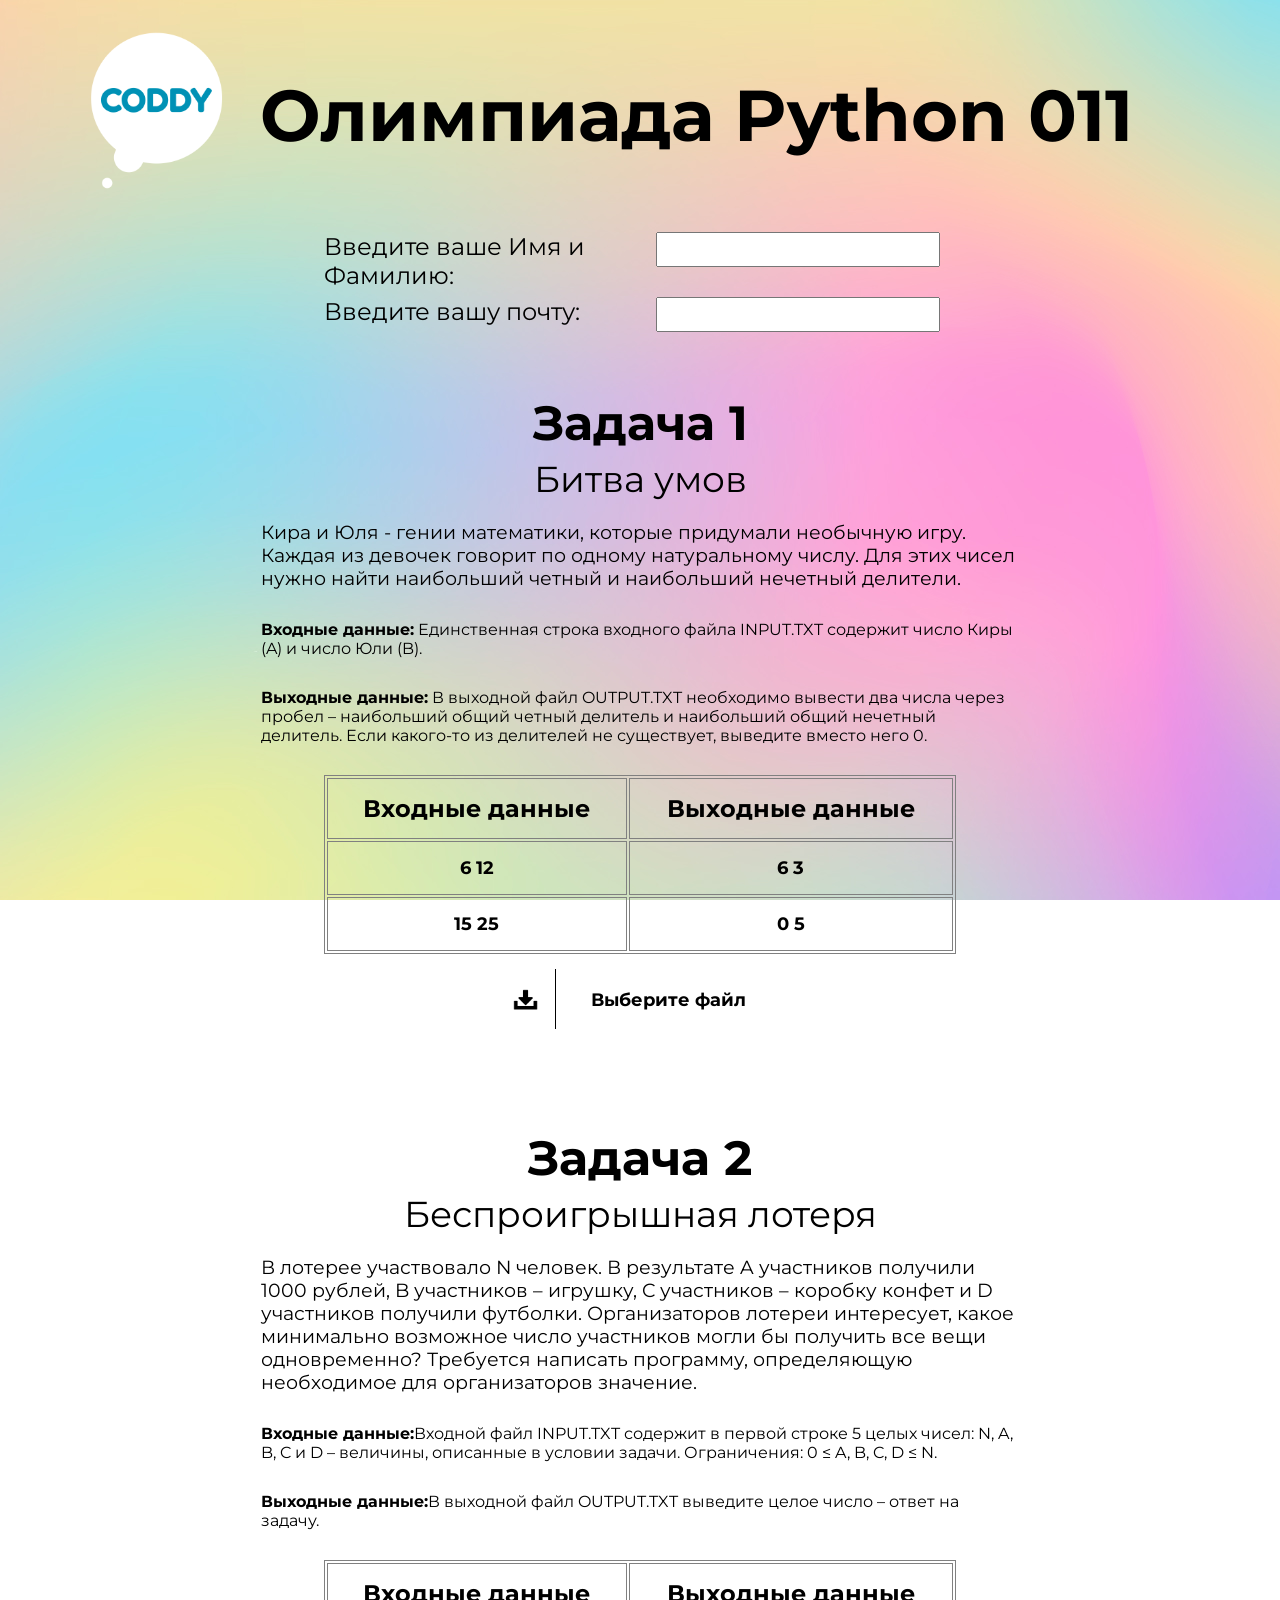
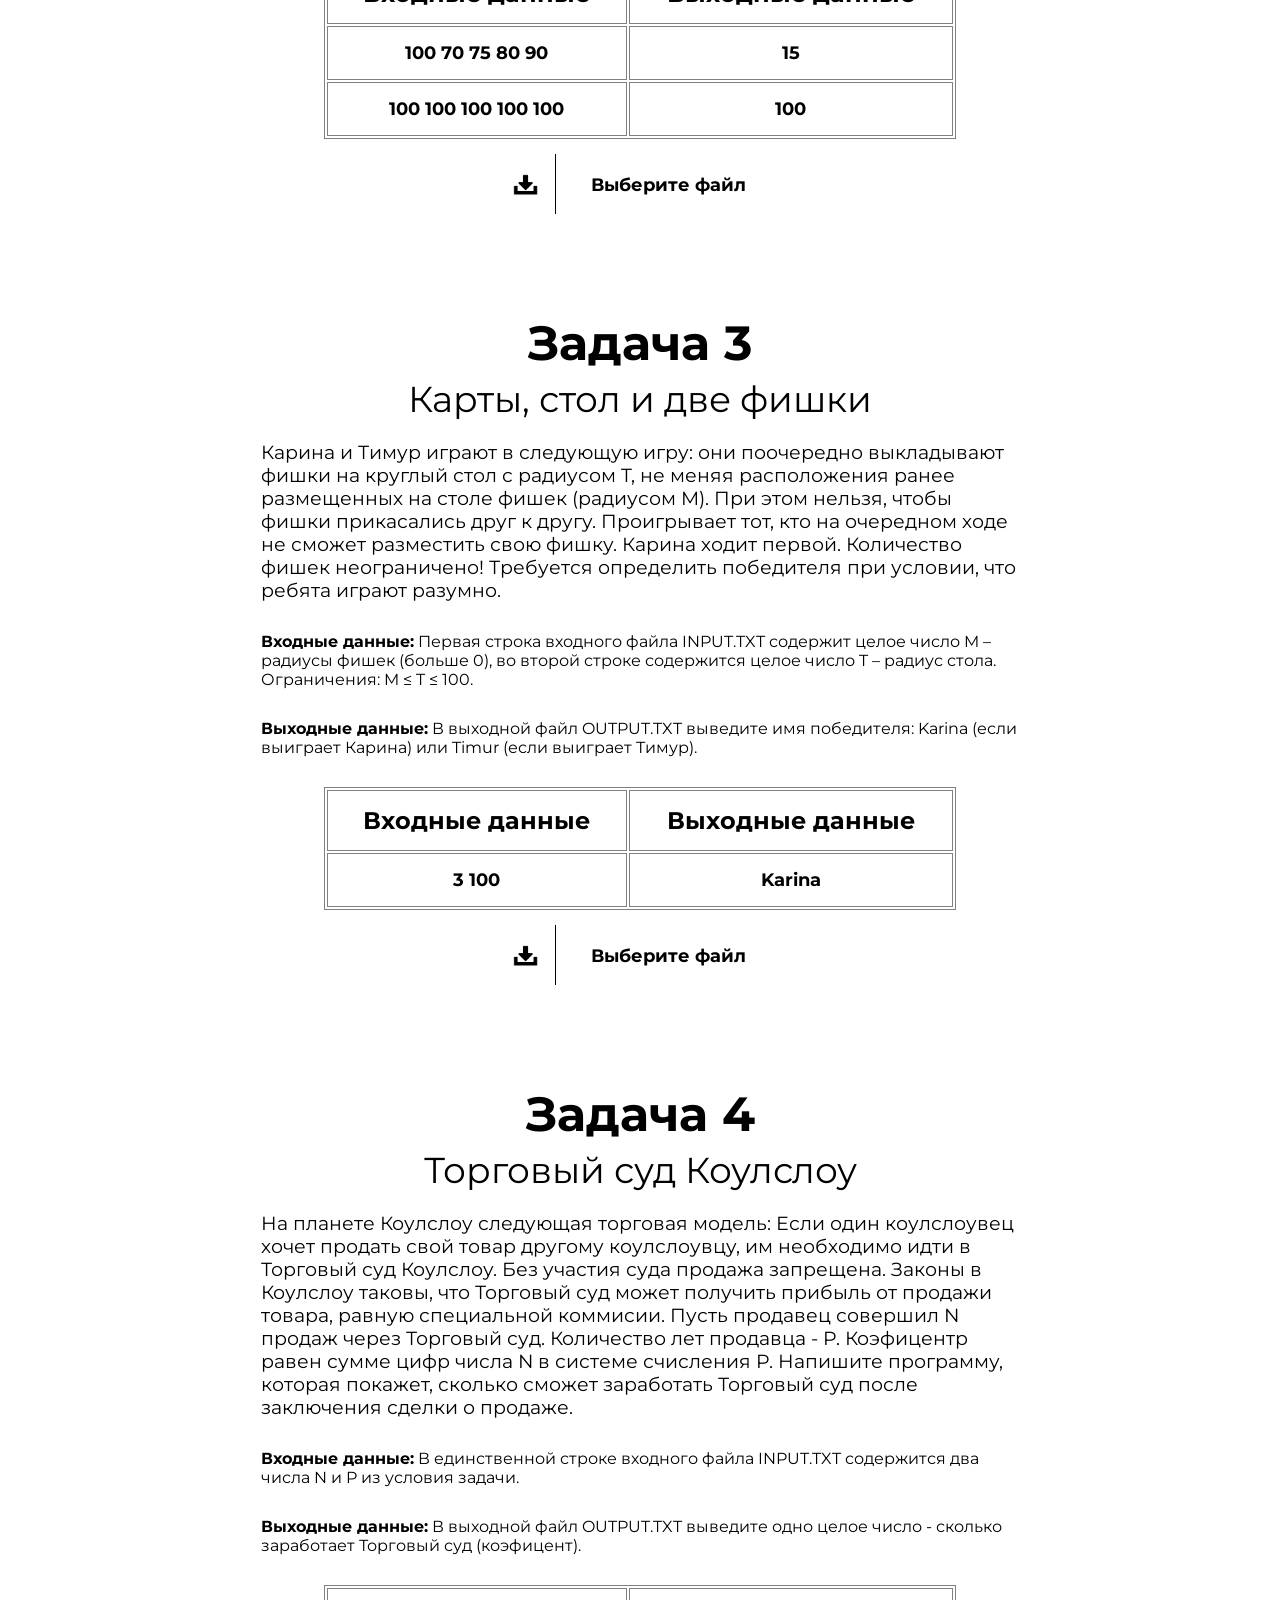
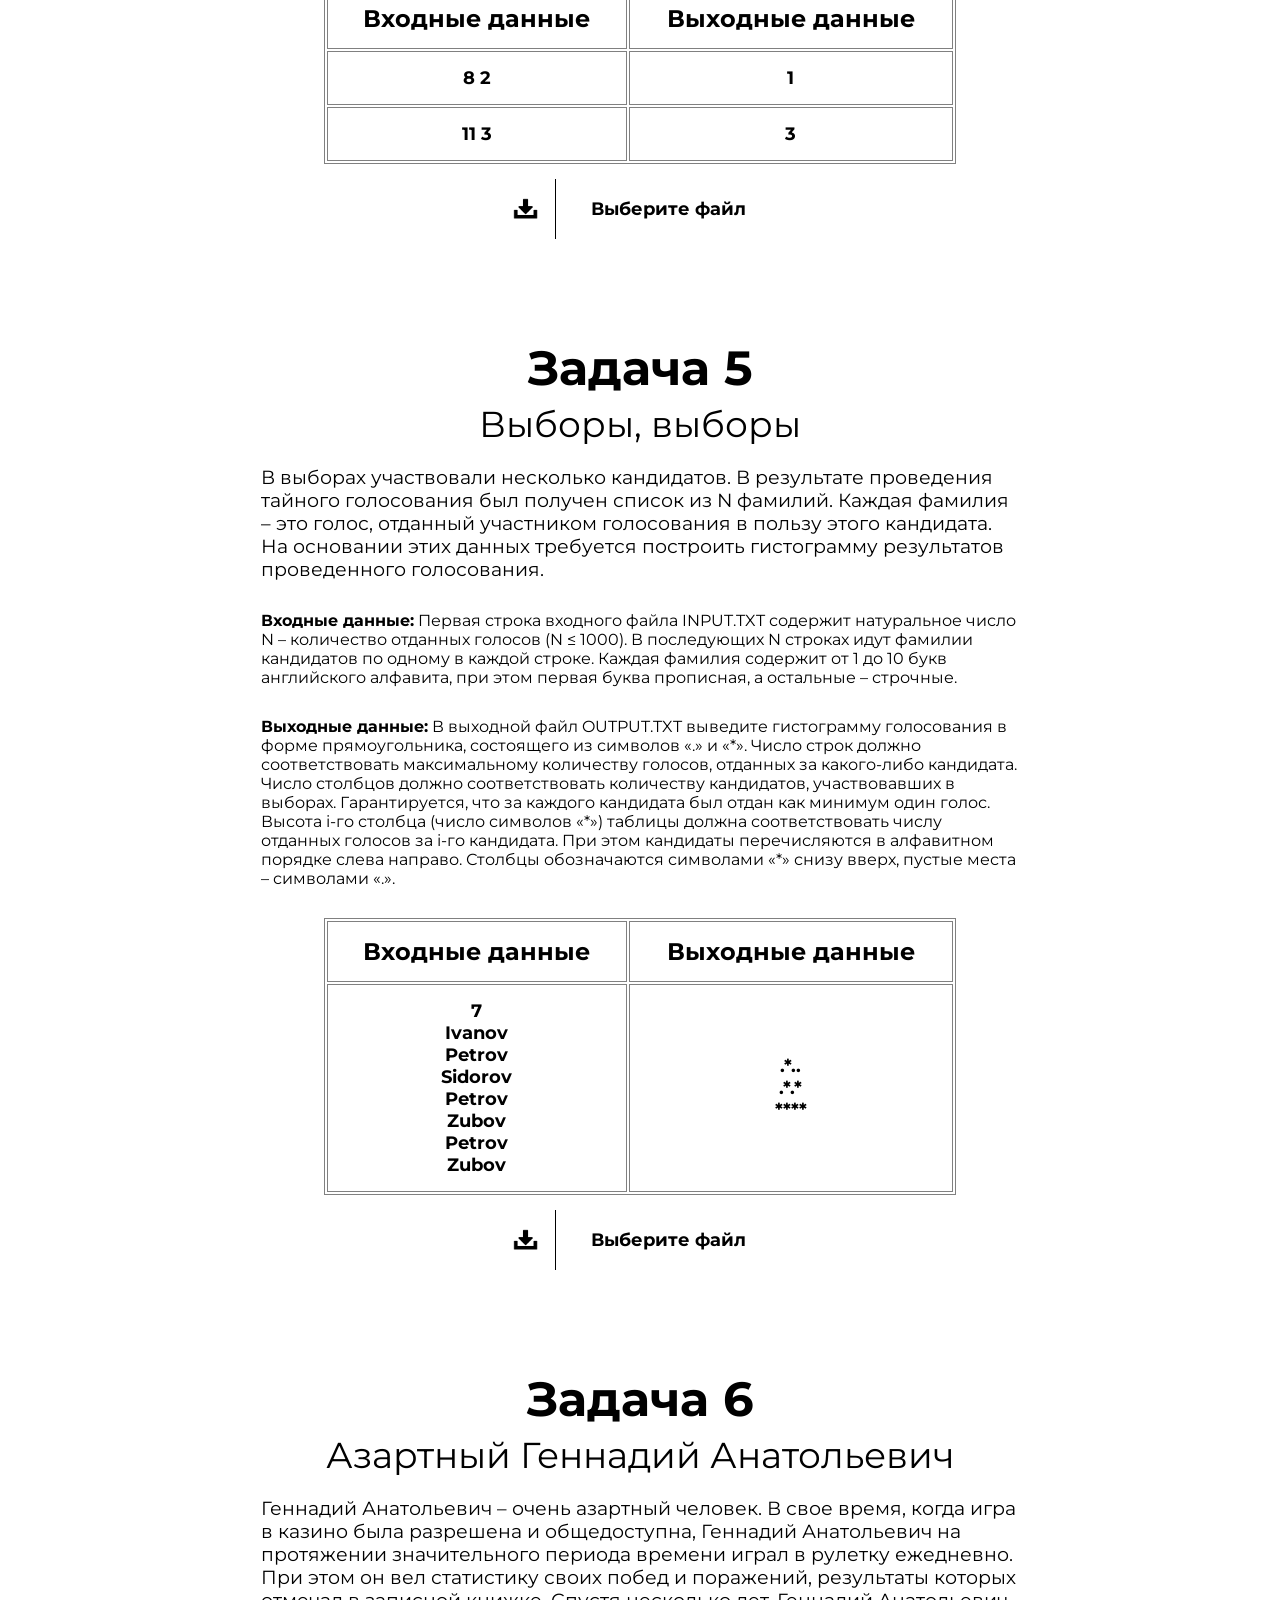
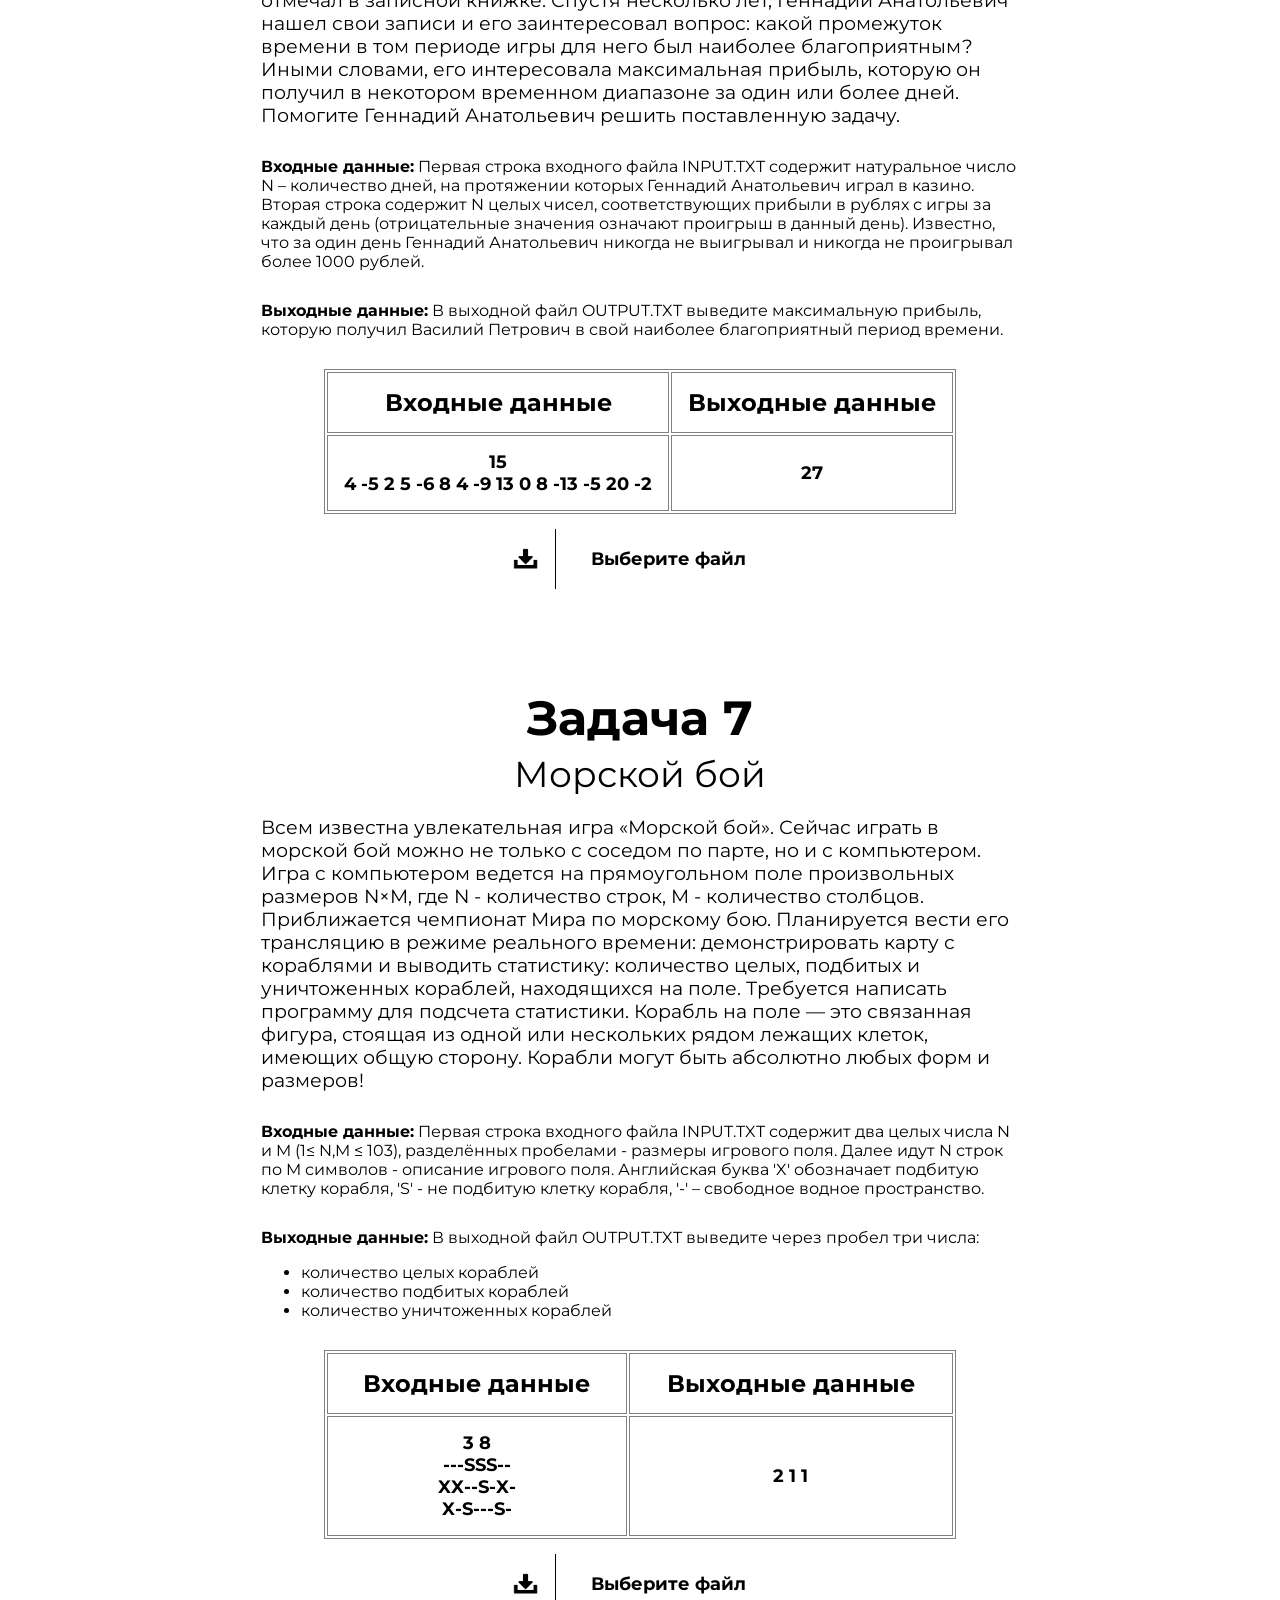
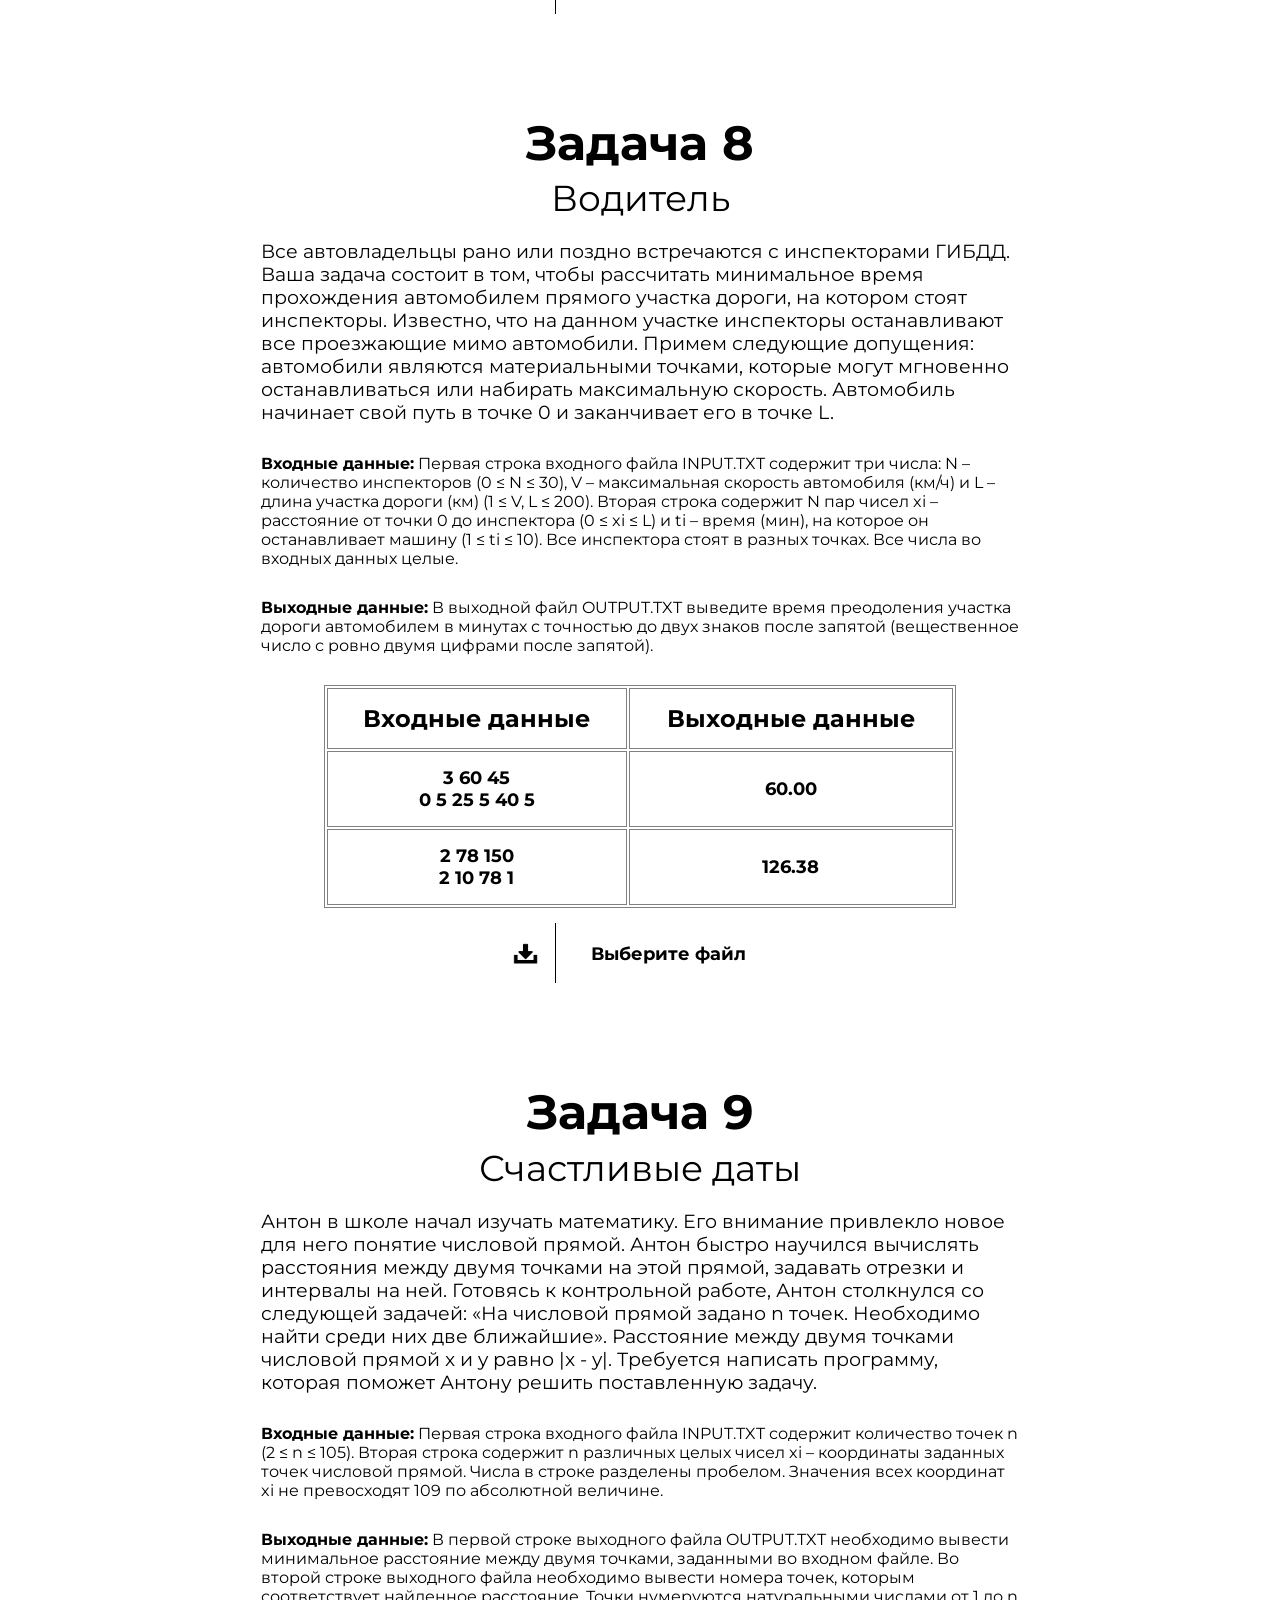
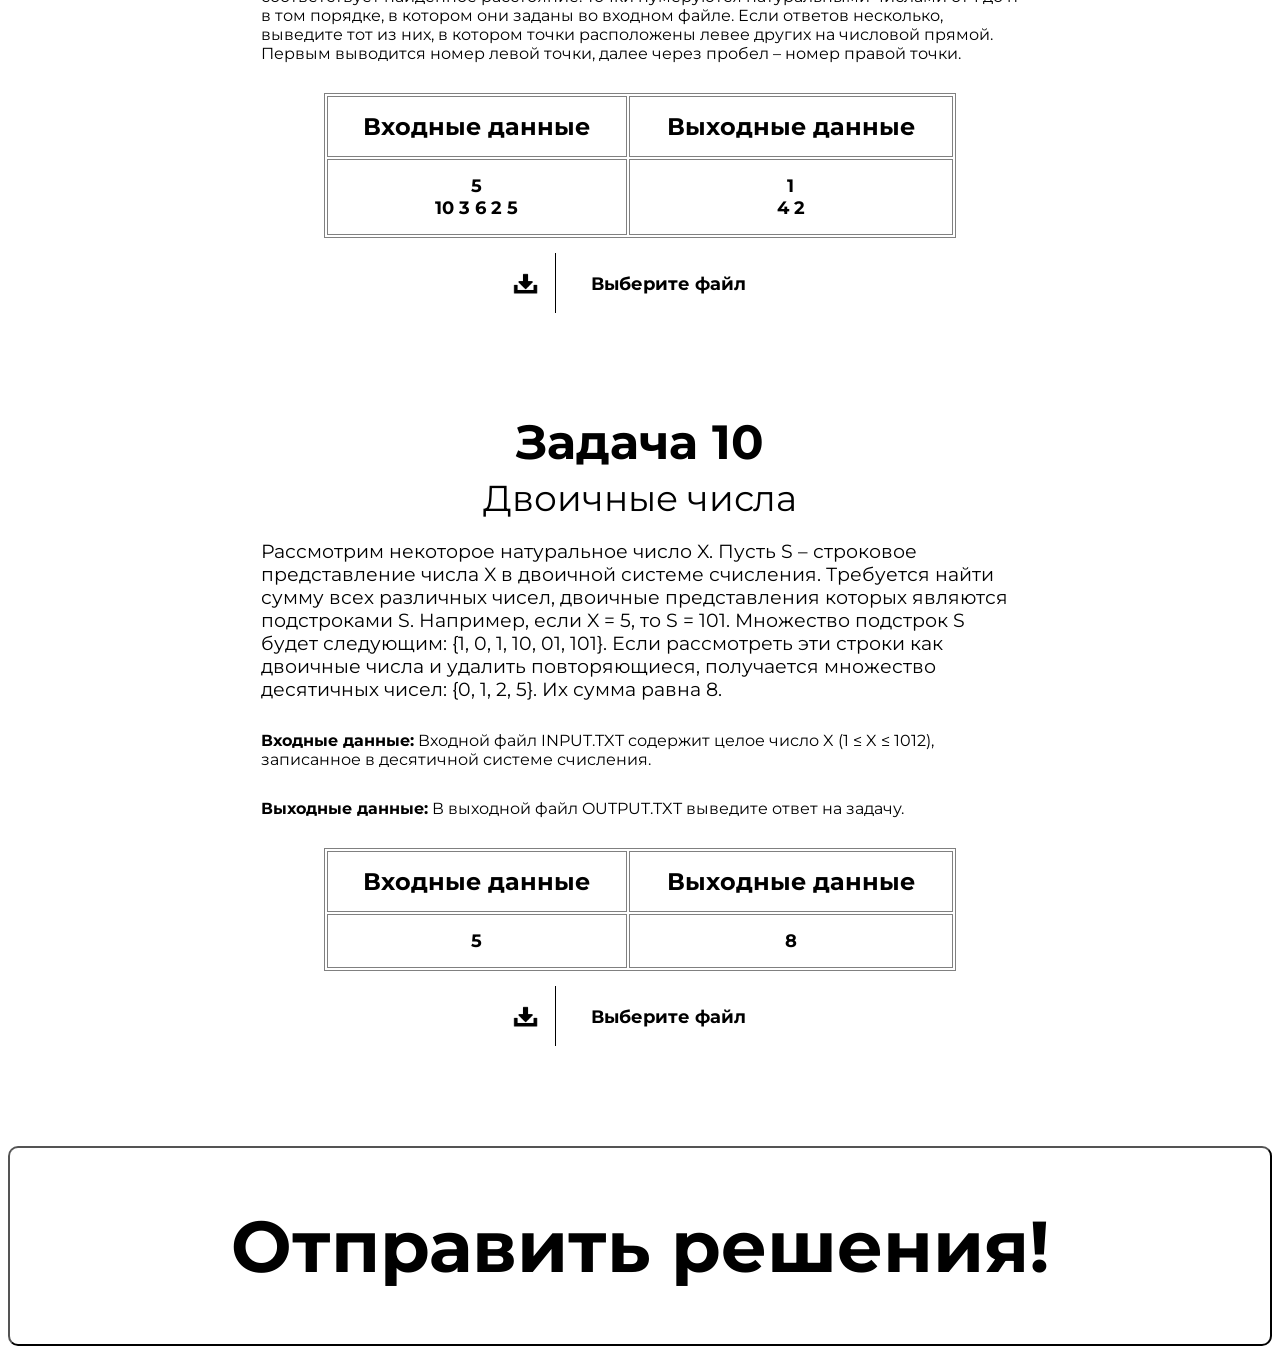
<file: index.html>
<!DOCTYPE html>
<html lang="en">
<head>
    <meta charset="UTF-8">
    <meta http-equiv="X-UA-Compatible" content="IE=edge">
    <meta name="viewport" content="width=device-width, initial-scale=1.0">
    <title>Python 011</title>
    <link rel="stylesheet" href="style.css">
</head>
<body>
    <header>
        <img src="logo_white.png" alt="" id="logo">
        <h1>Олимпиада Python 011</h1>
    </header>
    <main>
        <form action='/' method='POST' class="form" enctype="multipart/form-data">
            <div class="container">
                <label for="POST-name">Введите ваше Имя и Фамилию:</label>
                <input id="POST-name" type="text" name="username">
                <label for="POST-email">Введите вашу почту:</label>
                <input id="POST-email" type="email" name="useremail">
            </div>
            <div class="tasks">
                <div class="task">
                    <h1>Задача 1</h1><h2>Битва умов</h2>
                    <h3 class="task-text">Кира и Юля - гении математики, которые придумали необычную игру. Каждая из девочек говорит по одному натуральному числу. Для этих чисел нужно найти наибольший четный и наибольший нечетный делители.</h3>
                    <h4 class="task-input"><strong>Входные данные:</strong> Единственная строка входного файла INPUT.TXT содержит число Киры (A) и число Юли (B).</h4>
                    <h4 class="task-output"><strong>Выходные данные:</strong> В выходной файл OUTPUT.TXT необходимо вывести два числа через пробел – наибольший общий четный делитель и наибольший общий нечетный делитель. Если какого-то из делителей не существует, выведите вместо него 0.</h4>
                    <table>
                        <tr class="table-titles">
                            <th>Входные данные</th>
                            <th>Выходные данные</th>
                        </tr>
                        <tr>
                            <th>6 12</th>
                            <th>6 3</th>
                        </tr>
                        <tr>
                            <th>15 25</th>
                            <th>0 5</th>
                        </tr>
                    </table>
                    <div class="input__wrapper">
                        <input name="task1" type="file" id="input__file1" class="input input__file">
                        <label for="input__file1" class="input__file-button">
                           <span class="input__file-icon-wrapper"><img class="input__file-icon" src="download.png" alt="Выбрать файл" width="25"></span>
                           <span class="input__file-button-text">Выберите файл</span>
                        </label>
                        <p id="file-name1"></p>
                     </div>
                </div>
                <div class="task">
                    <h1>Задача 2</h1><h2>Беспроигрышная лотеря</h2>
                    <h3 class="task-text">В лотерее участвовало N человек. В результате A участников получили 1000 рублей, B участников – игрушку, C участников – коробку конфет и D участников получили футболки. Организаторов лотереи интересует, какое минимально возможное число участников могли бы получить все вещи одновременно? Требуется написать программу, определяющую необходимое для организаторов значение.</h3>
                    <h4 class="task-input"><strong>Входные данные:</strong>Входной файл INPUT.TXT содержит в первой строке 5 целых чисел: N, A, B, C и D – величины, описанные в условии задачи. Ограничения: 0 ≤ A, B, C, D ≤ N.</h4>
                    <h4 class="task-output"><strong>Выходные данные:</strong>В выходной файл OUTPUT.TXT выведите целое число – ответ на задачу.
                    </h4>
                    <table>
                        <tr class="table-titles">
                            <th>Входные данные</th>
                            <th>Выходные данные</th>
                        </tr>
                        <tr>
                            <th>100 70 75 80 90</th>
                            <th>15</th>
                        </tr>
                        <tr>
                            <th>100 100 100 100 100</th>
                            <th>100</th>
                        </tr>
                    </table>
                    <div class="input__wrapper">
                        <input name="task2" type="file" id="input__file2" class="input input__file">
                        <label for="input__file2" class="input__file-button">
                           <span class="input__file-icon-wrapper"><img class="input__file-icon" src="download.png" alt="Выбрать файл" width="25"></span>
                           <span class="input__file-button-text">Выберите файл</span>
                        </label>
                        <p id="file-name2"></p>
                     </div>
                </div>
                <div class="task">
                    <h1>Задача 3</h1><h2>Карты, стол и две фишки</h2>
                    <h3 class="task-text">Карина и Тимур играют в следующую игру: они поочередно выкладывают фишки на круглый стол с радиусом T, не меняя расположения ранее размещенных на столе фишек (радиусом M). При этом нельзя, чтобы фишки прикасались друг к другу. Проигрывает тот, кто на очередном ходе не сможет разместить свою фишку. Карина ходит первой. Количество фишек неограничено! Требуется определить победителя при условии, что ребята играют разумно.</h3>
                    <h4 class="task-input"><strong>Входные данные:</strong> Первая строка входного файла INPUT.TXT содержит целое число M – радиусы фишек (больше 0), во второй строке содержится целое число T – радиус стола. Ограничения: M ≤ T ≤ 100.</h4>
                    <h4 class="task-output"><strong>Выходные данные:</strong> В выходной файл OUTPUT.TXT выведите имя победителя: Karina (если выиграет Карина) или Timur (если выиграет Тимур).
                    </h4>
                    <table>
                        <tr class="table-titles">
                            <th>Входные данные</th>
                            <th>Выходные данные</th>
                        </tr>
                        <tr>
                            <th>3 100</th>
                            <th>Karina</th>
                        </tr>
                    </table>
                    <div class="input__wrapper">
                        <input name="task3" type="file" id="input__file3" class="input input__file">
                        <label for="input__file3" class="input__file-button">
                           <span class="input__file-icon-wrapper"><img class="input__file-icon" src="download.png" alt="Выбрать файл" width="25"></span>
                           <span class="input__file-button-text">Выберите файл</span>
                        </label>
                        <p id="file-name3"></p>
                     </div>
                </div>
                <div class="task">
                    <h1>Задача 4</h1><h2>Торговый суд Коулслоу</h2>
                    <h3 class="task-text">На планете Коулслоу следующая торговая модель: Если один коулслоувец хочет продать свой товар другому коулслоувцу, им необходимо идти в Торговый суд Коулслоу. Без участия суда продажа запрещена. Законы в Коулслоу таковы, что Торговый суд может получить прибыль от продажи товара, равную специальной коммисии. Пусть продавец совершил N продаж через Торговый суд. Количество лет продавца - P. Коэфицентр равен сумме цифр числа N в системе счисления P. Напишите программу, которая покажет, сколько сможет заработать Торговый суд после заключения сделки о продаже.</h3>
                    <h4 class="task-input"><strong>Входные данные:</strong> В единственной строке входного файла INPUT.TXT содержится два числа N и P из условия задачи.</h4>
                    <h4 class="task-output"><strong>Выходные данные:</strong> В выходной файл OUTPUT.TXT выведите одно целое число - сколько заработает Торговый суд (коэфицент).
                    </h4>
                    <table>
                        <tr class="table-titles">
                            <th>Входные данные</th>
                            <th>Выходные данные</th>
                        </tr>
                        <tr>
                            <th>8 2</th>
                            <th>1</th>
                        </tr>
                        <tr>
                            <th>11 3</th>
                            <th>3</th>
                        </tr>
                    </table>
                    <div class="input__wrapper">
                        <input name="task4" type="file" id="input__file4" class="input input__file">
                        <label for="input__file4" class="input__file-button">
                           <span class="input__file-icon-wrapper"><img class="input__file-icon" src="download.png" alt="Выбрать файл" width="25"></span>
                           <span class="input__file-button-text">Выберите файл</span>
                        </label>
                        <p id="file-name4"></p>
                     </div>
                </div>
                <div class="task">
                    <h1>Задача 5</h1><h2>Выборы, выборы</h2>
                    <h3 class="task-text">В выборах участвовали несколько кандидатов. В результате проведения тайного голосования был получен список из N фамилий. Каждая фамилия – это голос, отданный участником голосования в пользу этого кандидата. На основании этих данных требуется построить гистограмму результатов проведенного голосования.</h3>
                    <h4 class="task-input"><strong>Входные данные:</strong> Первая строка входного файла INPUT.TXT содержит натуральное число N – количество отданных голосов (N ≤ 1000). В последующих N строках идут фамилии кандидатов по одному в каждой строке. Каждая фамилия содержит от 1 до 10 букв английского алфавита, при этом первая буква прописная, а остальные – строчные.</h4>
                    <h4 class="task-output"><strong>Выходные данные:</strong> В выходной файл OUTPUT.TXT выведите гистограмму голосования в форме прямоугольника, состоящего из символов «.» и «*». Число строк должно соответствовать максимальному количеству голосов, отданных за какого-либо кандидата. Число столбцов должно соответствовать количеству кандидатов, участвовавших в выборах. Гарантируется, что за каждого кандидата был отдан как минимум один голос. Высота i-го столбца (число символов «*») таблицы должна соответствовать числу отданных голосов за i-го кандидата. При этом кандидаты перечисляются в алфавитном порядке слева направо. Столбцы обозначаются символами «*» снизу вверх, пустые места – символами «.».</h4>
                    <table>
                        <tr class="table-titles">
                            <th>Входные данные</th>
                            <th>Выходные данные</th>
                        </tr>
                        <tr>
                            <th>7<br>Ivanov<br>
                                Petrov<br>
                                Sidorov<br>
                                Petrov<br>
                                Zubov<br>
                                Petrov<br>
                                Zubov</th>
                            <th>.*..<br>
                                .*.*<br>
                                ****
                                </th>
                        </tr>
                    </table>
                    <div class="input__wrapper">
                        <input name="task5" type="file" id="input__file5" class="input input__file">
                        <label for="input__file5" class="input__file-button">
                           <span class="input__file-icon-wrapper"><img class="input__file-icon" src="download.png" alt="Выбрать файл" width="25"></span>
                           <span class="input__file-button-text">Выберите файл</span>
                        </label>
                        <p id="file-name5"></p>
                     </div>
                </div>
                <div class="task">
                    <h1>Задача 6</h1><h2>Азартный Геннадий Анатольевич</h2>
                    <h3 class="task-text">Геннадий Анатольевич – очень азартный человек. В свое время, когда игра в казино была разрешена и общедоступна, Геннадий Анатольевич на протяжении значительного периода времени играл в рулетку ежедневно. При этом он вел статистику своих побед и поражений, результаты которых отмечал в записной книжке. Спустя несколько лет, Геннадий Анатольевич нашел свои записи и его заинтересовал вопрос: какой промежуток времени в том периоде игры для него был наиболее благоприятным? Иными словами, его интересовала максимальная прибыль, которую он получил в некотором временном диапазоне за один или более дней. Помогите Геннадий Анатольевич решить поставленную задачу.</h3>
                    <h4 class="task-input"><strong>Входные данные:</strong> Первая строка входного файла INPUT.TXT содержит натуральное число N – количество дней, на протяжении которых Геннадий Анатольевич играл в казино. Вторая строка содержит N целых чисел, соответствующих прибыли в рублях с игры за каждый день (отрицательные значения означают проигрыш в данный день). Известно, что за один день Геннадий Анатольевич никогда не выигрывал и никогда не проигрывал более 1000 рублей.</h4>
                    <h4 class="task-output"><strong>Выходные данные:</strong> В выходной файл OUTPUT.TXT выведите максимальную прибыль, которую получил Василий Петрович в свой наиболее благоприятный период времени.</h4>
                    <table>
                        <tr class="table-titles">
                            <th>Входные данные</th>
                            <th>Выходные данные</th>
                        </tr>
                        <tr>
                            <th>15<br>4 -5 2 5 -6 8 4 -9 13 0 8 -13 -5 20 -2</th>
                            <th>27</th>
                        </tr>
                    </table>
                    <div class="input__wrapper">
                        <input name="task6" type="file" id="input__file6" class="input input__file">
                        <label for="input__file6" class="input__file-button">
                           <span class="input__file-icon-wrapper"><img class="input__file-icon" src="download.png" alt="Выбрать файл" width="25"></span>
                           <span class="input__file-button-text">Выберите файл</span>
                        </label>
                        <p id="file-name6"></p>
                     </div>
                </div>
                <div class="task">
                    <h1>Задача 7</h1><h2>Морской бой</h2>
                    <h3 class="task-text">Всем известна увлекательная игра «Морской бой». Сейчас играть в морской бой можно не только с соседом по парте, но и с компьютером. Игра c компьютером ведется на прямоугольном поле произвольных размеров N×M, где N - количество строк, M - количество столбцов. Приближается чемпионат Мира по морскому бою. Планируется вести его трансляцию в режиме реального времени: демонстрировать карту с кораблями и выводить статистику: количество целых, подбитых и уничтоженных кораблей, находящихся на поле. Требуется написать программу для подсчета статистики. Корабль на поле — это связанная фигура, стоящая из одной или нескольких рядом лежащих клеток, имеющих общую сторону. Корабли могут быть абсолютно любых форм и размеров!</h3>
                    <h4 class="task-input"><strong>Входные данные:</strong> Первая строка входного файла INPUT.TXT содержит два целых числа N и M (1≤ N,M ≤ 103), разделённых пробелами - размеры игрового поля. Далее идут N строк по M символов - описание игрового поля. Английская буква 'X' обозначает подбитую клетку корабля, 'S' - не подбитую клетку корабля, '-' – свободное водное пространство.</h4>
                    <h4 class="task-output"><strong>Выходные данные:</strong> В выходной файл OUTPUT.TXT выведите через пробел три числа:<ul>
                        <li>количество целых кораблей</li>
                        <li>количество подбитых кораблей</li>
                        <li>количество уничтоженных кораблей</li>
                    </ul>
                    </h4>
                    <table>
                        <tr class="table-titles">
                            <th>Входные данные</th>
                            <th>Выходные данные</th>
                        </tr>
                        <tr>
                            <th>3 8<br>
                                ---SSS--<br>
                                XX--S-X-<br>
                                X-S---S-</th>
                            <th>2 1 1</th>
                        </tr>
                    </table>
                    <div class="input__wrapper">
                        <input name="task7" type="file" id="input__file7" class="input input__file">
                        <label for="input__file7" class="input__file-button">
                           <span class="input__file-icon-wrapper"><img class="input__file-icon" src="download.png" alt="Выбрать файл" width="25"></span>
                           <span class="input__file-button-text">Выберите файл</span>
                        </label>
                        <p id="file-name7"></p>
                     </div>
                </div>
                <div class="task">
                    <h1>Задача 8</h1><h2>Водитель</h2>
                    <h3 class="task-text">Все автовладельцы рано или поздно встречаются с инспекторами ГИБДД. Ваша задача состоит в том, чтобы рассчитать минимальное время прохождения автомобилем прямого участка дороги, на котором стоят инспекторы. Известно, что на данном участке инспекторы останавливают все проезжающие мимо автомобили. Примем следующие допущения: автомобили являются материальными точками, которые могут мгновенно останавливаться или набирать максимальную скорость. Автомобиль начинает свой путь в точке 0 и заканчивает его в точке L.</h3>
                    <h4 class="task-input"><strong>Входные данные:</strong> Первая строка входного файла INPUT.TXT содержит три числа: N – количество инспекторов (0 ≤ N ≤ 30), V – максимальная скорость автомобиля (км/ч) и L – длина участка дороги (км) (1 ≤ V, L ≤ 200). Вторая строка содержит N пар чисел xi – расстояние от точки 0 до инспектора (0 ≤ xi ≤ L) и ti – время (мин), на которое он останавливает машину (1 ≤ ti ≤ 10). Все инспектора стоят в разных точках. Все числа во входных данных целые.</h4>
                    <h4 class="task-output"><strong>Выходные данные:</strong> В выходной файл OUTPUT.TXT выведите время преодоления участка дороги автомобилем в минутах с точностью до двух знаков после запятой (вещественное число с ровно двумя цифрами после запятой).
                    </h4>
                    <table>
                        <tr class="table-titles">
                            <th>Входные данные</th>
                            <th>Выходные данные</th>
                        </tr>
                        <tr>
                            <th>	3 60 45<br>
                                0 5 25 5 40 5</th>
                            <th>60.00</th>
                        </tr>
                        <tr>
                            <th>	2 78 150<br>
                                2 10 78 1</th>
                            <th>126.38</th>
                        </tr>
                    </table>
                    <div class="input__wrapper">
                        <input name="task8" type="file" id="input__file8" class="input input__file">
                        <label for="input__file8" class="input__file-button">
                           <span class="input__file-icon-wrapper"><img class="input__file-icon" src="download.png" alt="Выбрать файл" width="25"></span>
                           <span class="input__file-button-text">Выберите файл</span>
                        </label>
                        <p id="file-name8"></p>
                     </div>
                </div>
                <div class="task">
                    <h1>Задача 9</h1><h2>Счастливые даты</h2>
                    <h3 class="task-text">Антон в школе начал изучать математику. Его внимание привлекло новое для него понятие числовой прямой. Антон быстро научился вычислять расстояния между двумя точками на этой прямой, задавать отрезки и интервалы на ней. Готовясь к контрольной работе, Антон столкнулся со следующей задачей: «На числовой прямой задано n точек. Необходимо найти среди них две ближайшие». Расстояние между двумя точками числовой прямой x и y равно |x - y|. Требуется написать программу, которая поможет Антону решить поставленную задачу.
                        </h3>
                    <h4 class="task-input"><strong>Входные данные:</strong> Первая строка входного файла INPUT.TXT содержит количество точек n (2 ≤ n ≤ 105). Вторая строка содержит n различных целых чисел xi – координаты заданных точек числовой прямой. Числа в строке разделены пробелом. Значения всех координат xi не превосходят 109 по абсолютной величине.</h4>
                    <h4 class="task-output"><strong>Выходные данные:</strong> В первой строке выходного файла OUTPUT.TXT необходимо вывести минимальное расстояние между двумя точками, заданными во входном файле. Во второй строке выходного файла необходимо вывести номера точек, которым соответствует найденное расстояние. Точки нумеруются натуральными числами от 1 до n в том порядке, в котором они заданы во входном файле. Если ответов несколько, выведите тот из них, в котором точки расположены левее других на числовой прямой. Первым выводится номер левой точки, далее через пробел – номер правой точки.</h4>
                    <table>
                        <tr class="table-titles">
                            <th>Входные данные</th>
                            <th>Выходные данные</th>
                        </tr>
                        <tr>
                            <th>5<br>
                                10 3 6 2 5</th>
                            <th>1<br>
                                4 2</th>
                        </tr>
                    </table>
                    <div class="input__wrapper">
                        <input name="task9" type="file" id="input__file9" class="input input__file">
                        <label for="input__file9" class="input__file-button">
                           <span class="input__file-icon-wrapper"><img class="input__file-icon" src="download.png" alt="Выбрать файл" width="25"></span>
                           <span class="input__file-button-text">Выберите файл</span>
                        </label>
                        <p id="file-name9"></p>
                     </div>
                </div>
                <div class="task">
                    <h1>Задача 10</h1><h2>Двоичные числа</h2>
                    <h3 class="task-text">Рассмотрим некоторое натуральное число X. Пусть S – строковое представление числа X в двоичной системе счисления. Требуется найти сумму всех различных чисел, двоичные представления которых являются подстроками S. Например, если X = 5, то S = 101. Множество подстрок S будет следующим: {1, 0, 1, 10, 01, 101}. Если рассмотреть эти строки как двоичные числа и удалить повторяющиеся, получается множество десятичных чисел: {0, 1, 2, 5}. Их сумма равна 8.
                    </h3>
                    <h4 class="task-input"><strong>Входные данные:</strong> Входной файл INPUT.TXT содержит целое число X (1 ≤ X ≤ 1012), записанное в десятичной системе счисления.
                    </h4>
                    <h4 class="task-output"><strong>Выходные данные:</strong> В выходной файл OUTPUT.TXT выведите ответ на задачу.</h4>
                    <table>
                        <tr class="table-titles">
                            <th>Входные данные</th>
                            <th>Выходные данные</th>
                        </tr>
                        <tr>
                            <th>5</th>
                            <th>8</th>
                        </tr>
                    </table>
                    <div class="input__wrapper">
                        <input name="task10" type="file" id="input__file10" class="input input__file">
                        <label for="input__file10" class="input__file-button">
                           <span class="input__file-icon-wrapper"><img class="input__file-icon" src="download.png" alt="Выбрать файл" width="25"></span>
                           <span class="input__file-button-text">Выберите файл</span>
                        </label>
                        <p id="file-name10"></p>
                     </div>
                </div>
            </div>
            <p id="error-mes"></p>
            <input id="result" type="submit" value="Отправить решения!">
        </form>
    </main>
    <script src="require.js"></script>
    <script src="script.js"></script>
</body>
</html>
</file>
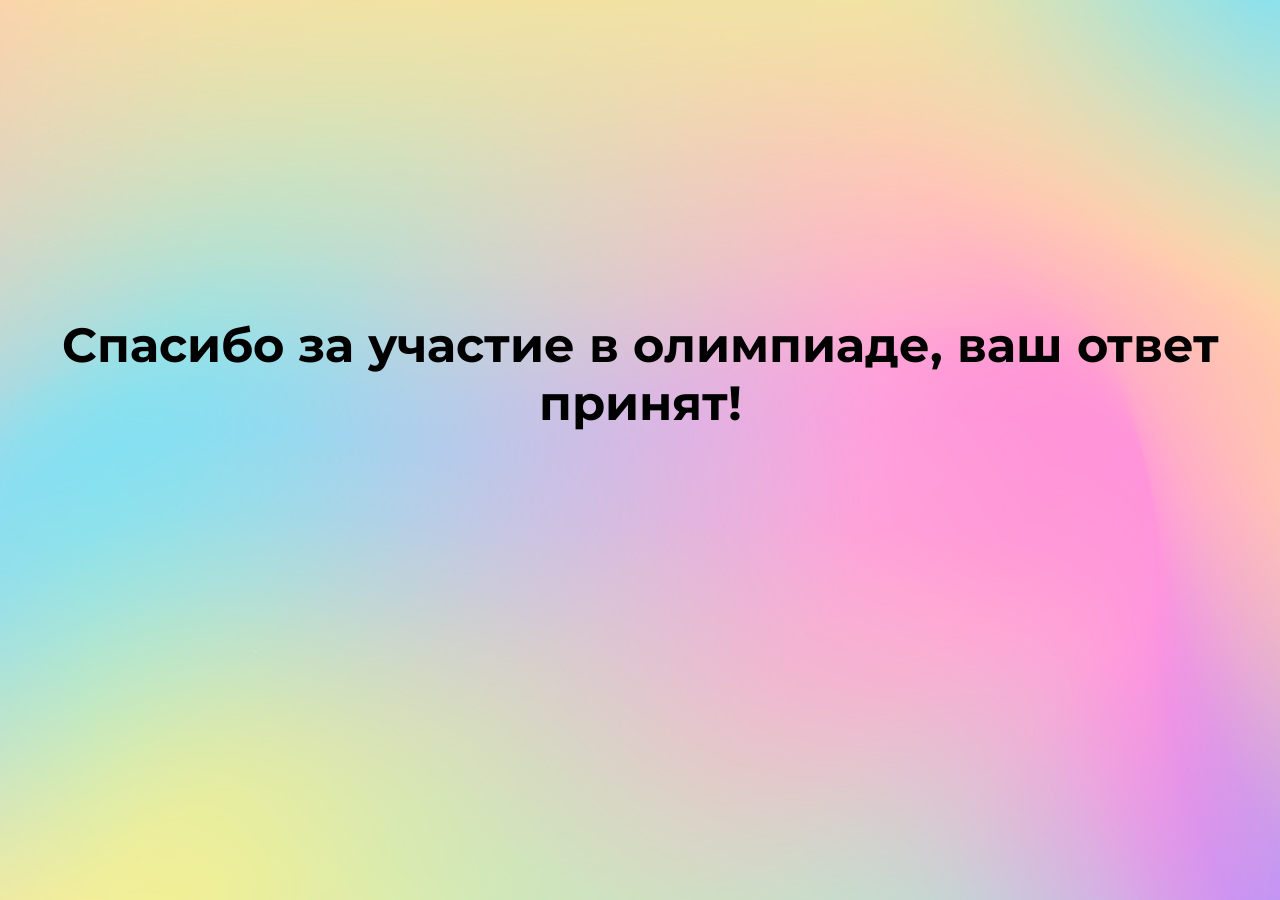
<file: result.html>
<!DOCTYPE html>
<html lang="en">
<head>
    <meta charset="UTF-8">
    <meta http-equiv="X-UA-Compatible" content="IE=edge">
    <meta name="viewport" content="width=device-width, initial-scale=1.0">
    <title>Document</title>
    <link rel="stylesheet" href="style.css">
</head>
<body>
    <h1 class="result-label">Спасибо за участие в олимпиаде, ваш ответ принят!</h1>
</body>
</html>
</file>
<file: style.css>
@import url('https://fonts.googleapis.com/css2?family=Montserrat:ital,wght@0,100;0,200;0,300;0,400;0,500;0,600;0,700;0,800;0,900;1,100;1,200;1,300;1,400;1,500;1,600;1,700;1,800;1,900&family=Roboto:wght@300&display=swap');

body {
    max-width: 100%;
    background-image: url("background.jpg");
    background-attachment: fixed;
    font-family: Montserrat;
}

header {
    margin: 2% 5%;
    display: grid;
    grid-template-columns: 15% 80%;
}

header h1 {
    font-size: 72px;
    margin-top: 5%;
    text-align: center;
}

#logo {
    width: 100%;
}

.container {
    display: grid;
    margin-left: 25%;
    grid-template-columns: 35% 30%;
    font-size: 24px;
}

.container input {
    margin-bottom: 30px;
    font-size: 24px;
    font-family: Montserrat;
}

.tasks {
    margin: auto;
    text-align: center;
}

.task h1 {
    font-size: 48px;
    margin-bottom: -25px;
}

.task h2 {
    font-size: 36px;
    margin-bottom: 20px;
    font-weight: 400;
}

.task-image {
    margin-bottom: 30px;
}

.task-text, .task-input, .task-output {
    margin: auto;
    margin-bottom: 30px;
    width: 60%;
    font-weight: 400;
    text-align: left;
}

table {
    margin: auto;
    width: 50%;
    border: 1px solid grey;
    margin-bottom: 14px;
}

.table-titles th {
    font-size: 24px;
    text-align: center;
}

th {
    padding: 15px;
    font-size: 18px;
    border: 1px solid grey;
}

td {
    border: 1px solid grey;
}

.task-file {
    display: none;
}

.result-label {
    font-size: 48px;
    text-align: center;
    margin-top: 25%;
}

.task-file-label {
    font-size: 24px;
    font-family: Montserrat;
}

.input__wrapper {
    width: 100%;
    position: relative;
    margin: 15px 0;
    text-align: center;
  }
   
  .input__file {
    opacity: 0;
    visibility: hidden;
    position: absolute;
  }
   
  .input__file-icon-wrapper {
    height: 60px;
    width: 60px;
    margin-right: 15px;
    display: -webkit-box;
    display: -ms-flexbox;
    display: flex;
    -webkit-box-align: center;
        -ms-flex-align: center;
            align-items: center;
    -webkit-box-pack: center;
        -ms-flex-pack: center;
            justify-content: center;
    border-right: 1px solid black;
  }
   
  .input__file-button-text {
    line-height: 1;
    margin-top: 1px;
    margin-left: 20px;
  }

  .input__file-button:hover {
    background: gray;
  } 
   
  .input__file-button {
    width: 100%;
    max-width: 290px;
    height: 60px;
    background: white;
    color: black;
    font-size: 1.125rem;
    font-weight: 700;
    display: -webkit-box;
    display: -ms-flexbox;
    display: flex;
    -webkit-box-align: center;
        -ms-flex-align: center;
            align-items: center;
    -webkit-box-pack: start;
        -ms-flex-pack: start;
            justify-content: flex-start;
    border-radius: 10px;
    cursor: pointer;
    margin: 0 auto;
  }

  .input__wrapper p {
    margin-bottom: 100px;
  }

#result {
    width: 100%;
    font-family: Montserrat;
    height: 200px;
    background: white;
    color: black;
    font-size: 72px;
    font-weight: 700;
    border-radius: 10px;
    cursor: pointer;
    margin: 0 auto;
    text-align: center;
}

#error-mes {
    color: red;
    font-weight: 900;
    text-align: center;
}
</file>
